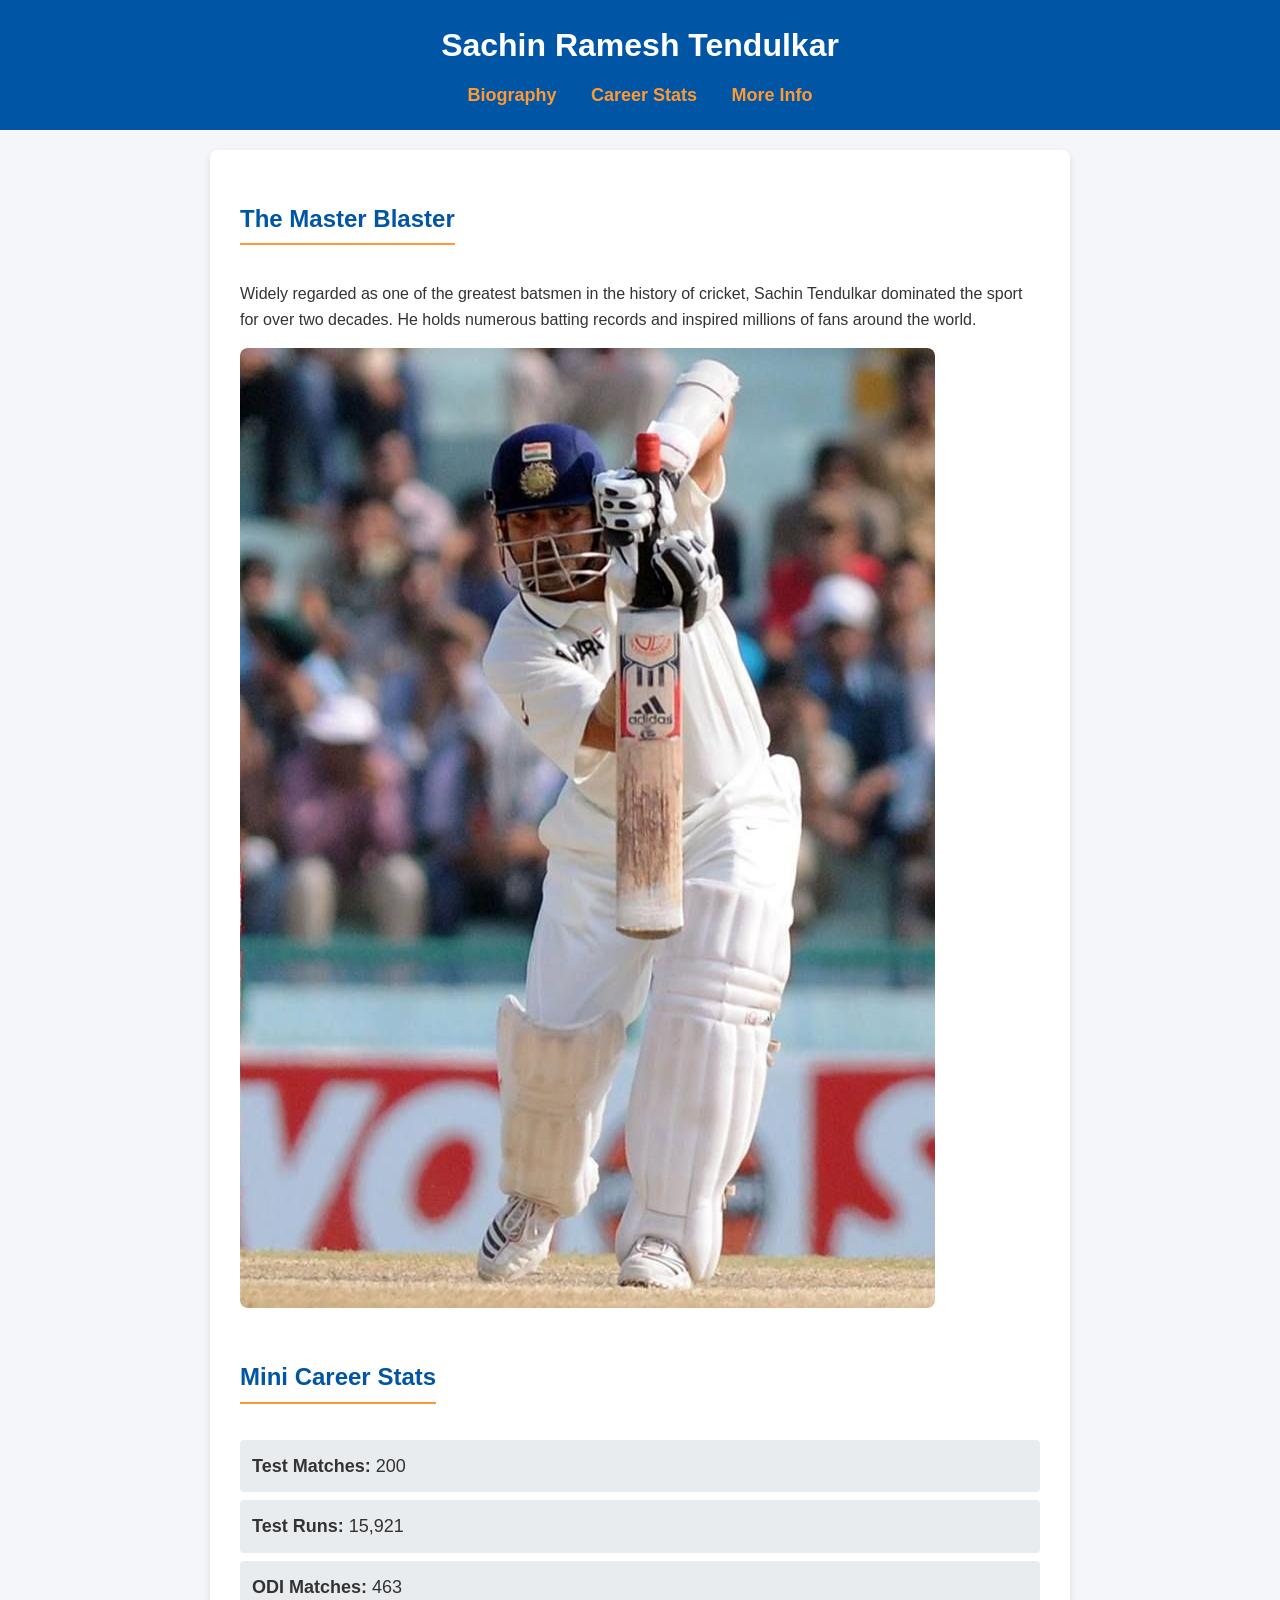
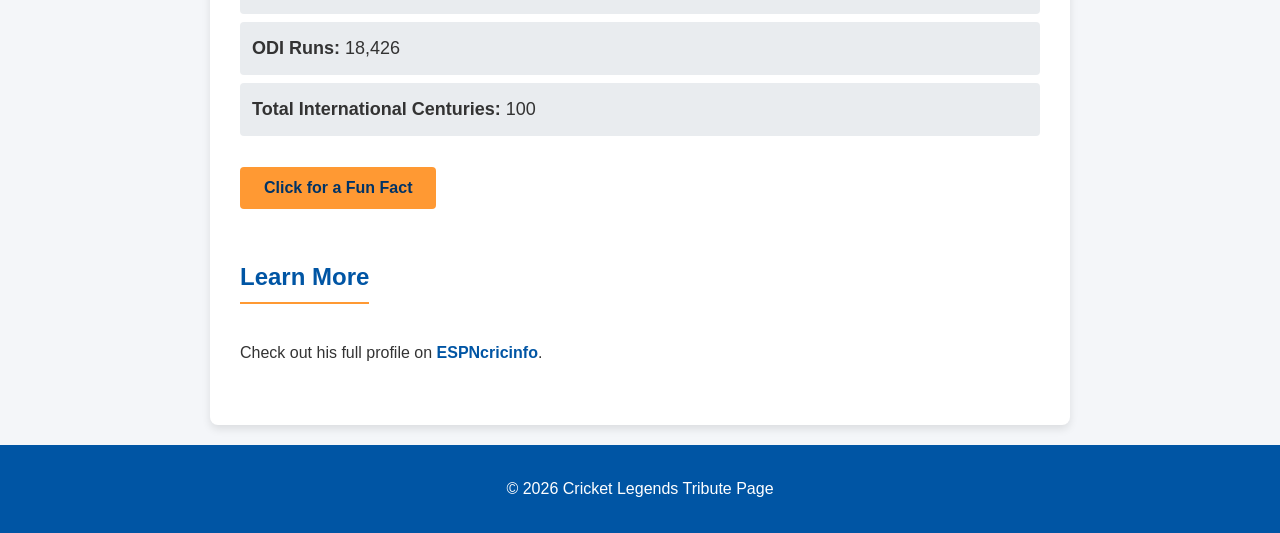
<file: Task-1/index.html>
<!DOCTYPE html>
<html lang="en">
<head>
    <meta charset="UTF-8">
    <meta name="viewport" content="width=device-width, initial-scale=1.0">
    <title>Sachin Tendulkar Stats</title>
    <link rel="stylesheet" href="style.css">
</head>
<body>
    <header>
        <h1>Sachin Ramesh Tendulkar</h1>
        <nav>
            <a href="#bio">Biography</a>
            <a href="#stats">Career Stats</a>
            <a href="#external">More Info</a>
        </nav>
    </header>

    <main>
        <section id="bio">
            <h2>The Master Blaster</h2>
            <p>Widely regarded as one of the greatest batsmen in the history of cricket, Sachin Tendulkar dominated the sport for over two decades. He holds numerous batting records and inspired millions of fans around the world.</p>
            <img src="sachin.jpg" alt="Sachin Tendulkar at a cricket clinic">
        </section>

        <section id="stats">
            <h2>Mini Career Stats</h2>
            <ul>
                <li><strong>Test Matches:</strong> 200</li>
                <li><strong>Test Runs:</strong> 15,921</li>
                <li><strong>ODI Matches:</strong> 463</li>
                <li><strong>ODI Runs:</strong> 18,426</li>
                <li><strong>Total International Centuries:</strong> 100</li>
            </ul>
            <button id="funFactBtn">Click for a Fun Fact</button>
        </section>
        
        <section id="external">
            <h2>Learn More</h2>
            <p>Check out his full profile on <a href="https://www.espncricinfo.com/cricketers/sachin-tendulkar-35320" target="_blank">ESPNcricinfo</a>.</p>
        </section>
    </main>

    <footer>
        <p>&copy; 2026 Cricket Legends Tribute Page</p>
    </footer>

    <script src="script.js"></script>
</body>
</html>
</file>
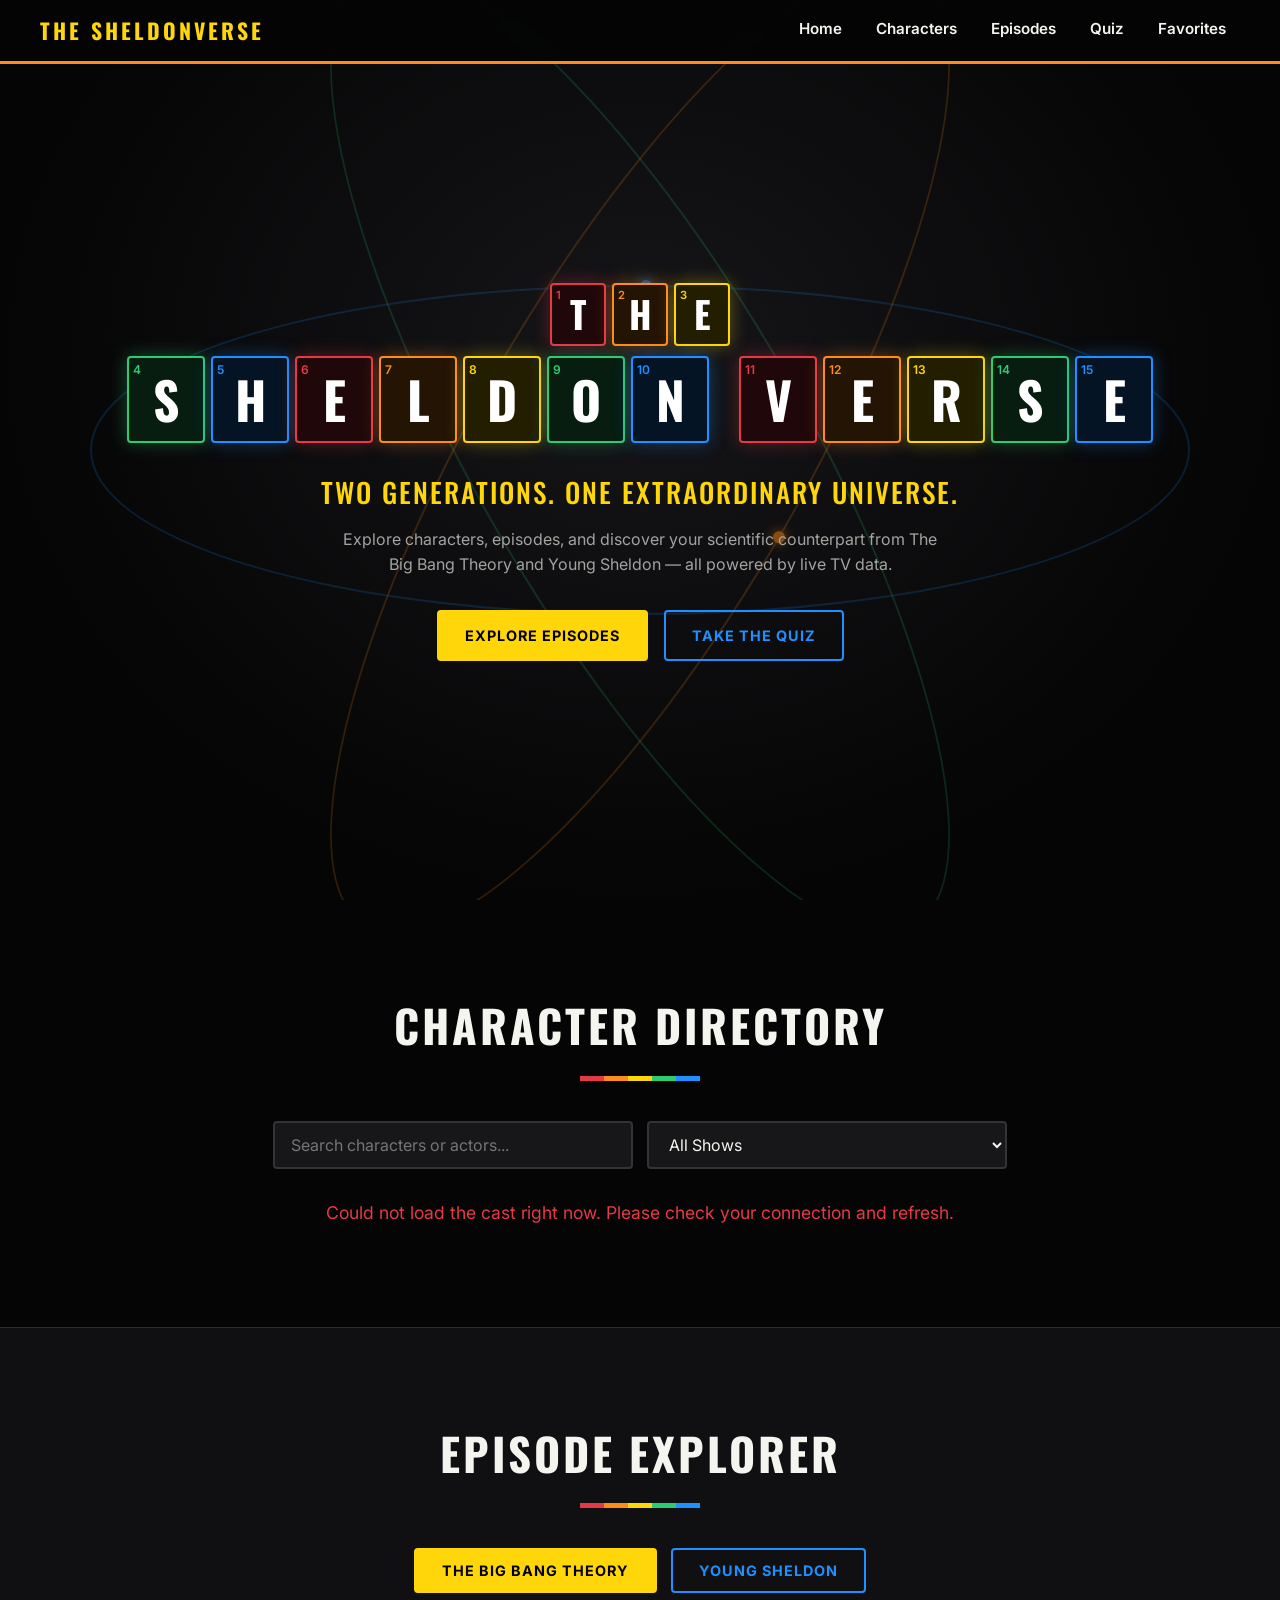
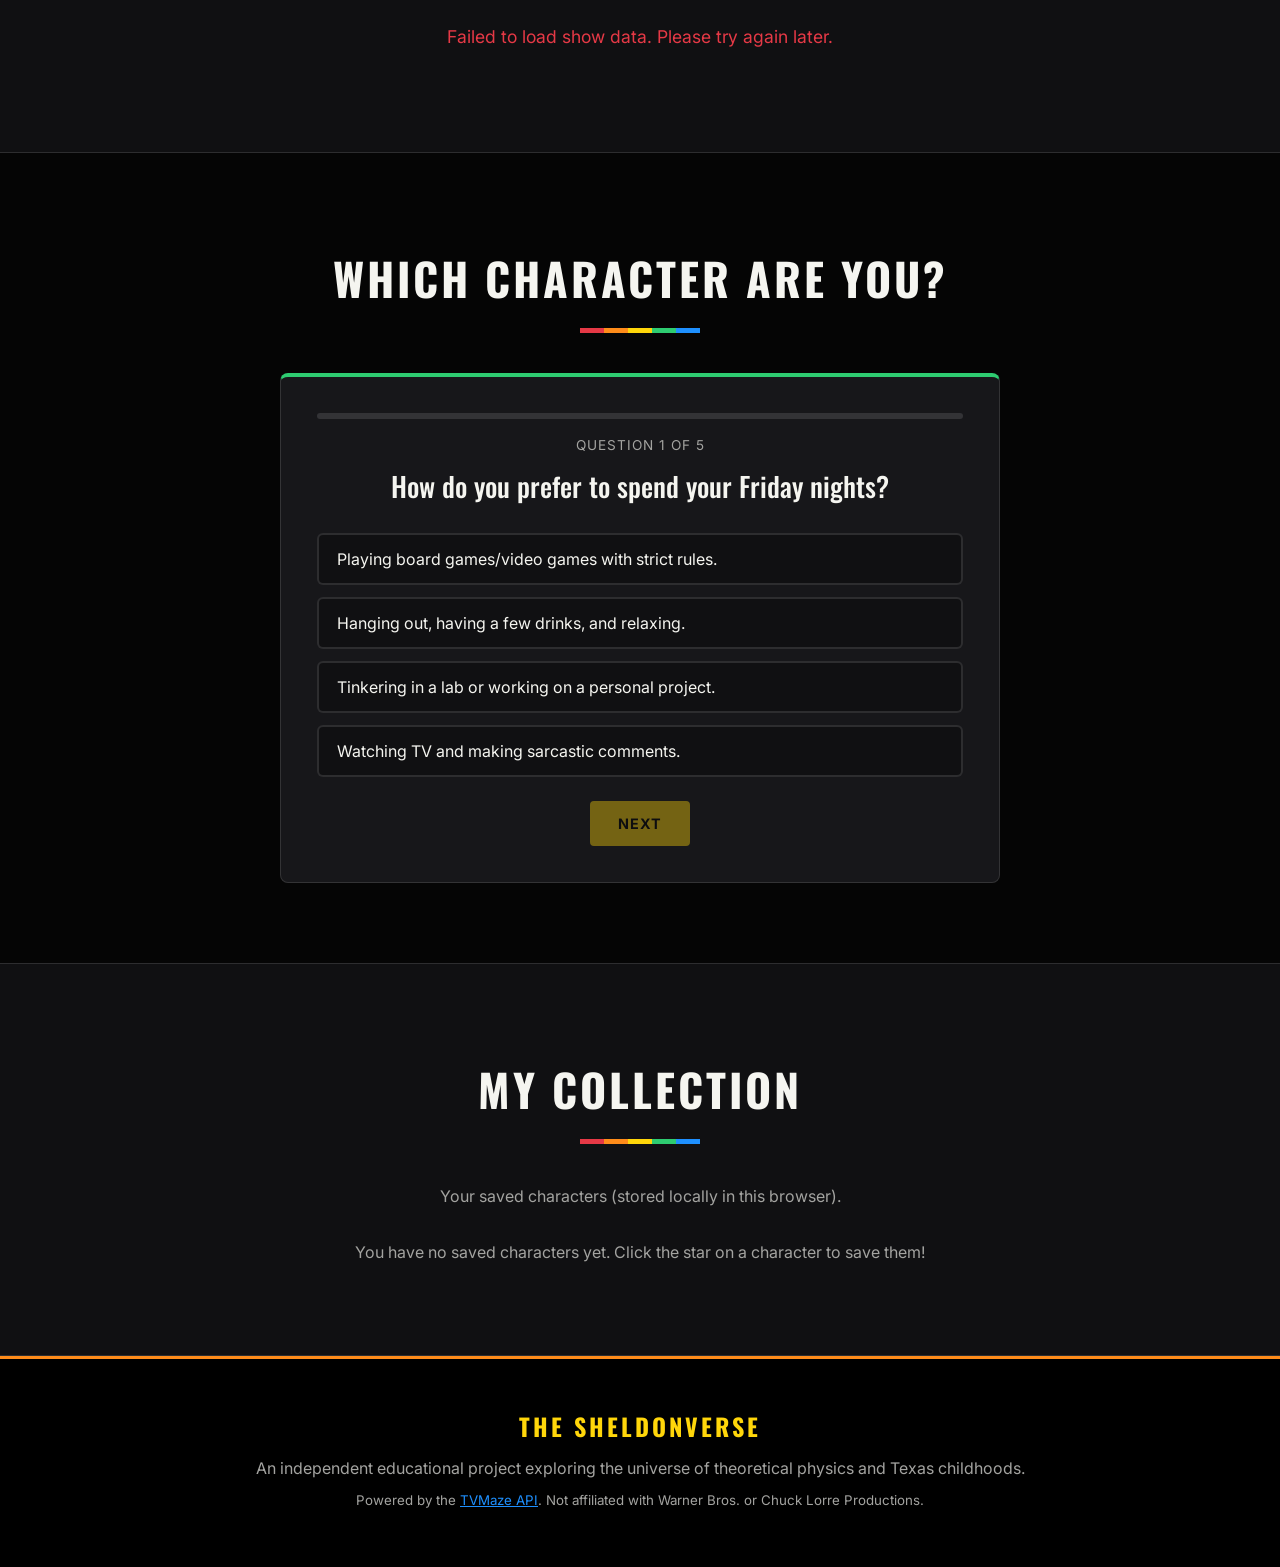
<file: Task-3/index.html>
<!DOCTYPE html>
<html lang="en">
<head>
  <meta charset="UTF-8">
  <meta name="viewport" content="width=device-width, initial-scale=1.0">
  <title>The Sheldonverse | Explore the Universe</title>
  <link rel="preconnect" href="https://fonts.googleapis.com">
  <link rel="preconnect" href="https://fonts.gstatic.com" crossorigin>
  <link href="https://fonts.googleapis.com/css2?family=Oswald:wght@500;700&family=Inter:wght@400;600&display=swap" rel="stylesheet">
  <link rel="stylesheet" href="css/style.css">
</head>
<body>
  <!-- Navigation -->
  <nav class="navbar">
    <div class="nav-brand">THE SHELDONVERSE</div>
    <button class="hamburger" id="hamburger" aria-label="Menu" aria-expanded="false">☰</button>
    <ul class="nav-links" id="nav-links">
      <li><a href="#hero">Home</a></li>
      <li><a href="#characters">Characters</a></li>
      <li><a href="#episodes">Episodes</a></li>
      <li><a href="#quiz">Quiz</a></li>
      <li><a href="#favorites">Favorites</a></li>
    </ul>
  </nav>

  <!-- Hero Section -->
  <header id="hero" class="hero-section">
    <div class="science-bg" aria-hidden="true">
      <span class="orbit o1"></span>
      <span class="orbit o2"></span>
      <span class="orbit o3"></span>
    </div>
    <div class="hero-content">
      <h1 class="visually-hidden">The Sheldonverse</h1>
      <div id="title-tiles" class="title-tiles" aria-hidden="true"></div>
      <h2>Two generations. One extraordinary universe.</h2>
      <p>Explore characters, episodes, and discover your scientific counterpart from The Big Bang Theory and Young Sheldon — all powered by live TV data.</p>
      <div class="hero-buttons">
        <a href="#episodes" class="btn btn-primary">Explore Episodes</a>
        <a href="#quiz" class="btn btn-secondary">Take the Quiz</a>
      </div>
    </div>
  </header>

  <!-- Character Explorer (TVMaze cast API) -->
  <section id="characters" class="section">
    <div class="container">
      <h2 class="section-title">Character Directory</h2>
      <div class="controls">
        <input type="text" id="char-search" placeholder="Search characters or actors..." aria-label="Search characters">
        <select id="char-filter" aria-label="Filter by show">
          <option value="all">All Shows</option>
          <option value="TBBT">The Big Bang Theory</option>
          <option value="YS">Young Sheldon</option>
        </select>
      </div>
      <div id="char-status" class="status-message">Loading cast...</div>
      <div class="grid" id="character-grid">
        <!-- Rendered via JS from the cast API -->
      </div>
    </div>
  </section>

  <!-- Episode Explorer (TVMaze API) -->
  <section id="episodes" class="section bg-alt">
    <div class="container">
      <h2 class="section-title">Episode Explorer</h2>
      <div class="show-selector">
        <button class="btn btn-primary show-btn active" data-show="The Big Bang Theory">The Big Bang Theory</button>
        <button class="btn btn-secondary show-btn" data-show="Young Sheldon">Young Sheldon</button>
      </div>

      <div id="show-info" class="show-info-card glass-card hidden">
        <!-- Show Details rendered here -->
      </div>

      <div class="controls hidden" id="episode-controls">
        <input type="text" id="ep-search" placeholder="Search episodes..." aria-label="Search episodes">
        <select id="season-filter" aria-label="Filter by season">
          <option value="all">All Seasons</option>
        </select>
      </div>

      <div id="api-status" class="status-message">Loading show data...</div>

      <div class="grid" id="episode-grid">
        <!-- Episodes rendered here -->
      </div>
    </div>
  </section>

  <!-- Interactive Quiz -->
  <section id="quiz" class="section">
    <div class="container">
      <h2 class="section-title">Which Character Are You?</h2>
      <div class="quiz-container glass-card" id="quiz-container">
        <div class="progress-track"><div id="quiz-progress" class="progress-bar"></div></div>
        <p id="quiz-step" class="quiz-step"></p>
        <h3 id="question-text" class="question-text">Loading question...</h3>
        <div id="answer-options" class="answer-grid">
          <!-- Options rendered here -->
        </div>
        <div class="quiz-actions">
          <button id="next-btn" class="btn btn-primary hidden" disabled>Next</button>
        </div>
      </div>
      <div id="quiz-result" class="quiz-result hidden glass-card">
        <img id="result-img" class="result-img hidden" alt="">
        <h3 class="result-heading">You are: <span id="result-name" class="result-name"></span></h3>
        <p id="result-desc"></p>
        <button id="restart-btn" class="btn btn-secondary mt-2">Restart Quiz</button>
      </div>
    </div>
  </section>

  <!-- Favorites Collection -->
  <section id="favorites" class="section bg-alt">
    <div class="container">
      <h2 class="section-title">My Collection</h2>
      <p class="text-center mb-2 muted">Your saved characters (stored locally in this browser).</p>
      <div class="grid" id="favorites-grid">
        <!-- Favorites rendered here -->
      </div>
    </div>
  </section>

  <!-- Footer -->
  <footer class="footer">
    <div class="container text-center">
      <h2>THE SHELDONVERSE</h2>
      <p>An independent educational project exploring the universe of theoretical physics and Texas childhoods.</p>
      <p><small>Powered by the <a href="https://www.tvmaze.com/api" target="_blank" rel="noopener" class="footer-link">TVMaze API</a>. Not affiliated with Warner Bros. or Chuck Lorre Productions.</small></p>
    </div>
  </footer>

  <!-- Scripts -->
  <script type="module" src="js/script.js"></script>
</body>
</html>
</file>
<file: Task-1/style.css>
body {
    font-family: Arial, sans-serif;
    margin: 0;
    padding: 0;
    background-color: #f4f6f9;
    color: #333333;
    line-height: 1.6;
}

header {
    background-color: #0055a4;
    color: white;
    padding: 20px 0;
    text-align: center;
}

header h1 {
    margin: 0 0 10px 0;
    font-size: 32px;
}

nav a {
    color: #ff9933;
    text-decoration: none;
    margin: 0 15px;
    font-size: 18px;
    font-weight: bold;
}

nav a:hover {
    text-decoration: underline;
    color: white;
}

main {
    max-width: 800px;
    margin: 20px auto;
    padding: 30px;
    background-color: white;
    border-radius: 8px;
    box-shadow: 0 4px 8px rgba(0,0,0,0.1);
}

section {
    margin-bottom: 30px;
}

h2 {
    color: #0055a4;
    border-bottom: 2px solid #ff9933;
    padding-bottom: 5px;
    display: inline-block;
}

ul {
    list-style-type: none;
    padding: 0;
}

li {
    background-color: #e9ecef;
    margin: 8px 0;
    padding: 12px;
    border-radius: 4px;
    font-size: 18px;
}

img {
    max-width: 100%;
    height: auto;
    border-radius: 8px;
    margin-top: 15px;
    display: block;
}

a {
    color: #0055a4;
    font-weight: bold;
    text-decoration: none;
}

a:hover {
    text-decoration: underline;
}

button {
    background-color: #ff9933;
    color: #003366;
    border: none;
    padding: 12px 24px;
    font-size: 16px;
    font-weight: bold;
    border-radius: 4px;
    cursor: pointer;
    margin-top: 15px;
}

button:hover {
    background-color: #e68a00;
    color: white;
}

footer {
    text-align: center;
    background-color: #0055a4;
    color: white;
    padding: 15px 0;
    margin-top: 20px;
}
</file>
<file: Task-3/css/style.css>
/* ==========================================================
   THE SHELDONVERSE — periodic-table-inspired theme
   Black stage, element-tile headings, bright science colours.
   ========================================================== */

:root {
  --bg: #050505;
  --panel: #101012;
  --panel-2: #17171a;
  --text: #f5f5f0;
  --muted: #a3a3a0;

  --red: #e63946;
  --orange: #ff8c1a;
  --yellow: #ffd60a;
  --green: #2ecc71;
  --blue: #1e90ff;

  --border: rgba(255, 255, 255, 0.12);
  --font-display: 'Oswald', Impact, 'Arial Narrow Bold', sans-serif;
  --font-base: 'Inter', 'Segoe UI', system-ui, sans-serif;
  --nav-h: 64px;
  --transition: all 0.25s ease;
}

/* Reset & Base */
* { box-sizing: border-box; margin: 0; padding: 0; }
html { scroll-behavior: smooth; scroll-padding-top: var(--nav-h); }
body {
  background: var(--bg);
  color: var(--text);
  font-family: var(--font-base);
  line-height: 1.6;
  overflow-x: hidden;
}
a { text-decoration: none; color: inherit; }
img { max-width: 100%; display: block; }
.visually-hidden {
  position: absolute; width: 1px; height: 1px; overflow: hidden;
  clip: rect(0 0 0 0); white-space: nowrap;
}

/* Layout & Typography */
.container { max-width: 1200px; margin: 0 auto; padding: 0 20px; }
.section { padding: 90px 0 80px; }
.bg-alt { background: var(--panel); border-block: 1px solid var(--border); }
.section-title {
  font-family: var(--font-display);
  text-align: center;
  font-size: clamp(1.9rem, 5vw, 2.8rem);
  margin-bottom: 40px;
  color: var(--text);
  text-transform: uppercase;
  letter-spacing: 3px;
}
.section-title::after {
  content: '';
  display: block;
  width: 120px; height: 5px; margin: 14px auto 0;
  background: linear-gradient(90deg, var(--red) 0 20%, var(--orange) 20% 40%, var(--yellow) 40% 60%, var(--green) 60% 80%, var(--blue) 80% 100%);
}
.text-center { text-align: center; }
.muted { color: var(--muted); }
.mb-2 { margin-bottom: 20px; }
.mt-2 { margin-top: 20px; }
.hidden { display: none !important; }

/* Navigation */
.navbar {
  position: fixed; top: 0; left: 0; right: 0;
  height: var(--nav-h);
  background: rgba(5, 5, 5, 0.92);
  backdrop-filter: blur(10px);
  display: flex; justify-content: space-between; align-items: center;
  padding: 0 clamp(16px, 4vw, 40px); z-index: 1000;
  border-bottom: 3px solid var(--orange);
}
.nav-brand {
  font-family: var(--font-display);
  font-size: 1.35rem; font-weight: 700; letter-spacing: 3px;
  color: var(--yellow);
}
.nav-links { list-style: none; display: flex; gap: 6px; }
.nav-links a {
  display: block; padding: 8px 14px; border-radius: 4px;
  font-weight: 600; font-size: 0.95rem; color: var(--text);
  border-bottom: 2px solid transparent;
}
.nav-links a:hover { color: var(--yellow); border-bottom-color: var(--yellow); }
.hamburger {
  display: none; background: none; border: 2px solid var(--border);
  border-radius: 6px; color: var(--text); font-size: 1.4rem;
  width: 44px; height: 40px; cursor: pointer;
}

/* Hero */
.hero-section {
  min-height: 100vh;
  padding: calc(var(--nav-h) + 40px) 20px 60px;
  display: flex; align-items: center; justify-content: center;
  text-align: center; position: relative; overflow: hidden;
  background: radial-gradient(ellipse at 50% 40%, #16161a 0%, var(--bg) 70%);
}
.hero-content { position: relative; z-index: 2; max-width: 860px; width: 100%; }
.hero-content h2 {
  font-family: var(--font-display); font-weight: 500;
  font-size: clamp(1.1rem, 3vw, 1.7rem);
  letter-spacing: 2px; text-transform: uppercase;
  color: var(--yellow); margin: 28px 0 12px;
}
.hero-content p { color: var(--muted); max-width: 620px; margin: 0 auto; }
.hero-buttons { margin-top: 32px; display: flex; gap: 16px; justify-content: center; flex-wrap: wrap; }

/* Periodic-table title tiles */
.title-tiles { display: flex; flex-direction: column; align-items: center; gap: 10px; }
.tile-row { display: flex; gap: clamp(14px, 3vw, 30px); justify-content: center; }
.tile-word { display: flex; gap: clamp(3px, 0.6vw, 6px); }
.tile {
  --size: clamp(26px, 6.6vw, 78px);
  position: relative;
  width: var(--size); height: calc(var(--size) * 1.12);
  display: flex; align-items: center; justify-content: center;
  border: 2px solid var(--c);
  background: color-mix(in srgb, var(--c) 14%, #000);
  color: var(--c);
  border-radius: 4px;
  box-shadow: 0 0 18px color-mix(in srgb, var(--c) 35%, transparent);
}
.tile b {
  font-family: var(--font-display); font-weight: 700;
  font-size: calc(var(--size) * 0.66); line-height: 1; color: #fff;
}
.tile small {
  position: absolute; top: 2px; left: 4px;
  font-size: clamp(5px, calc(var(--size) * 0.2), 12px); font-weight: 600; color: var(--c);
}
.tile-row-small .tile { --size: clamp(22px, 5vw, 56px); }

/* Atom background */
.science-bg { position: absolute; inset: 0; z-index: 1; pointer-events: none; opacity: 0.5; }
.orbit {
  position: absolute; top: 50%; left: 50%;
  border: 2px solid; border-radius: 50%;
  width: min(120vw, 1100px); height: min(36vw, 330px);
  translate: -50% -50%;
}
.orbit::after {
  content: ''; position: absolute; top: -7px; left: 50%;
  width: 12px; height: 12px; border-radius: 50%; background: currentColor;
  box-shadow: 0 0 12px currentColor;
}
.o1 { color: var(--blue);   border-color: color-mix(in srgb, var(--blue) 35%, transparent);   rotate: 0deg;   animation: spin1 26s linear infinite; }
.o2 { color: var(--green);  border-color: color-mix(in srgb, var(--green) 35%, transparent);  rotate: 60deg;  animation: spin2 32s linear infinite; }
.o3 { color: var(--orange); border-color: color-mix(in srgb, var(--orange) 35%, transparent); rotate: 120deg; animation: spin3 38s linear infinite; }
@keyframes spin1 { to { rotate: 360deg; } }
@keyframes spin2 { from { rotate: 60deg; }  to { rotate: 420deg; } }
@keyframes spin3 { from { rotate: 120deg; } to { rotate: 480deg; } }
@media (prefers-reduced-motion: reduce) { .orbit { animation: none; } }

/* Buttons & Inputs */
.btn {
  padding: 12px 26px; border-radius: 4px; font-weight: 700;
  font-family: var(--font-base); font-size: 0.9rem; letter-spacing: 1px;
  cursor: pointer; transition: var(--transition); text-transform: uppercase;
  border: 2px solid transparent; display: inline-block; text-align: center;
}
.btn-primary { background: var(--yellow); color: #000; border-color: var(--yellow); }
.btn-primary:hover:not(:disabled) { background: var(--orange); border-color: var(--orange); box-shadow: 0 0 18px rgba(255, 140, 26, 0.5); }
.btn-secondary { background: transparent; border-color: var(--blue); color: var(--blue); }
.btn-secondary:hover { background: var(--blue); color: #fff; }
.btn:disabled { opacity: 0.4; cursor: not-allowed; }

.controls { display: flex; gap: 14px; justify-content: center; margin-bottom: 30px; flex-wrap: wrap; }
input[type="text"], select {
  padding: 11px 16px; border-radius: 4px;
  background: var(--panel-2); border: 2px solid var(--border);
  color: var(--text); font-family: var(--font-base); font-size: 1rem; outline: none;
  min-width: 220px; flex: 1 1 220px; max-width: 360px;
}
select option { background: var(--panel-2); color: var(--text); }
input[type="text"]:focus, select:focus { border-color: var(--yellow); }

.show-selector { display: flex; justify-content: center; gap: 14px; flex-wrap: wrap; margin-bottom: 30px; }

/* Cards & Grids */
.glass-card {
  background: var(--panel-2); border: 1px solid var(--border);
  border-top: 4px solid var(--c, var(--orange));
  border-radius: 8px; padding: 0; overflow: hidden;
  transition: var(--transition);
}
.glass-card:hover { transform: translateY(-4px); box-shadow: 0 10px 28px rgba(0, 0, 0, 0.6); border-color: var(--yellow); }
.grid {
  display: grid; gap: 24px;
  grid-template-columns: repeat(auto-fill, minmax(min(100%, 250px), 1fr));
  align-items: stretch;
}
.grid > .empty-note { grid-column: 1 / -1; }
.empty-note { text-align: center; color: var(--muted); padding: 10px 0; }

.char-card, .ep-card { display: flex; flex-direction: column; height: 100%; }
.char-card:nth-child(5n+1), .ep-card:nth-child(5n+1) { --c: var(--red); }
.char-card:nth-child(5n+2), .ep-card:nth-child(5n+2) { --c: var(--orange); }
.char-card:nth-child(5n+3), .ep-card:nth-child(5n+3) { --c: var(--yellow); }
.char-card:nth-child(5n+4), .ep-card:nth-child(5n+4) { --c: var(--green); }
.char-card:nth-child(5n+5), .ep-card:nth-child(5n+5) { --c: var(--blue); }

.card-media { position: relative; aspect-ratio: 3 / 4; background: #0a0a0a; }
.ep-media { aspect-ratio: 16 / 9; }
.card-img { width: 100%; height: 100%; object-fit: cover; object-position: top center; }
.card-body { padding: 16px 18px 20px; display: flex; flex-direction: column; gap: 4px; flex: 1; }
.card-title { font-family: var(--font-display); font-size: 1.2rem; font-weight: 500; letter-spacing: 0.5px; color: var(--yellow); line-height: 1.25; }
.card-subtitle { font-size: 0.85rem; color: var(--muted); margin-bottom: 6px; }
.card-text { font-size: 0.92rem; color: var(--text); opacity: 0.9; }

.fav-btn {
  position: absolute; top: 10px; right: 10px;
  width: 40px; height: 40px; border-radius: 50%;
  background: rgba(0, 0, 0, 0.7); border: 2px solid var(--border);
  font-size: 1.25rem; line-height: 1; cursor: pointer;
  color: var(--muted); transition: var(--transition);
  display: flex; align-items: center; justify-content: center;
}
.fav-btn:hover { color: var(--yellow); border-color: var(--yellow); }
.fav-btn.active { color: #000; background: var(--yellow); border-color: var(--yellow); }

/* Status */
.status-message { text-align: center; color: var(--yellow); font-size: 1.1rem; margin: 20px 0; }
.status-message.error { color: var(--red); }

/* Show Info */
.show-info-card {
  display: flex; gap: 28px; align-items: flex-start;
  padding: 24px; margin-bottom: 30px; --c: var(--blue);
}
.show-info-card:hover { transform: none; }
.show-poster { width: 200px; flex-shrink: 0; border-radius: 6px; }
.show-info-text { min-width: 0; }
.show-info-text h3 { font-family: var(--font-display); font-weight: 700; letter-spacing: 1px; color: var(--yellow); font-size: 2rem; margin-bottom: 8px; }
.show-info-text .meta { color: var(--muted); font-size: 0.92rem; margin-bottom: 6px; }
.show-info-text p { margin-bottom: 10px; }

/* Quiz */
.quiz-container, .quiz-result { max-width: 720px; margin: 0 auto; padding: 36px; --c: var(--green); }
.quiz-container:hover, .quiz-result:hover { transform: none; }
.progress-track { height: 6px; background: var(--border); border-radius: 3px; margin-bottom: 16px; overflow: hidden; }
.progress-bar { height: 100%; background: linear-gradient(90deg, var(--green), var(--yellow)); width: 0%; transition: width 0.3s; }
.quiz-step { text-align: center; color: var(--muted); font-size: 0.85rem; letter-spacing: 1px; text-transform: uppercase; margin-bottom: 8px; }
.question-text { font-family: var(--font-display); font-weight: 500; font-size: clamp(1.3rem, 3.5vw, 1.7rem); margin-bottom: 24px; text-align: center; }
.answer-grid { display: grid; grid-template-columns: 1fr; gap: 12px; }
.answer-btn {
  background: var(--panel); border: 2px solid var(--border);
  padding: 14px 18px; color: var(--text); font-family: var(--font-base); font-size: 1rem;
  cursor: pointer; border-radius: 6px; transition: var(--transition); text-align: left;
}
.answer-btn:hover { border-color: var(--orange); background: rgba(255, 140, 26, 0.08); }
.answer-btn.selected { background: var(--yellow); border-color: var(--yellow); color: #000; font-weight: 600; }
.quiz-actions { display: flex; justify-content: center; margin-top: 24px; }

.quiz-result { text-align: center; --c: var(--yellow); }
.result-img { width: 180px; aspect-ratio: 3 / 4; object-fit: cover; object-position: top; margin: 0 auto 18px; border-radius: 8px; border: 3px solid var(--yellow); }
.result-heading { font-family: var(--font-display); font-weight: 500; font-size: 1.5rem; margin-bottom: 10px; }
.result-name { color: var(--yellow); font-weight: 700; }

/* Footer */
.footer { background: #000; padding: 48px 20px; border-top: 3px solid var(--orange); }
.footer h2 { font-family: var(--font-display); letter-spacing: 3px; color: var(--yellow); margin-bottom: 10px; }
.footer p { color: var(--muted); margin-bottom: 6px; }
.footer-link { color: var(--blue); text-decoration: underline; }

/* Responsive */
@media (max-width: 768px) {
  :root { --nav-h: 58px; }
  .nav-brand { font-size: 1.1rem; letter-spacing: 2px; }
  .hamburger { display: block; }
  .nav-links {
    position: absolute; top: 100%; left: 0; right: 0;
    background: var(--panel); flex-direction: column; gap: 0;
    display: none; border-bottom: 3px solid var(--orange);
  }
  .nav-links.active { display: flex; }
  .nav-links li { border-top: 1px solid var(--border); }
  .nav-links a { text-align: center; padding: 16px 0; border-radius: 0; }
  .section { padding: 70px 0 60px; }
  .hero-buttons .btn { flex: 1 1 100%; }
  .show-selector .btn { flex: 1 1 100%; }
  .show-info-card { flex-direction: column; align-items: center; text-align: center; padding: 20px; }
  .show-poster { width: 160px; }
  .quiz-container, .quiz-result { padding: 22px; }
  input[type="text"], select { max-width: none; }
  .grid { grid-template-columns: repeat(auto-fill, minmax(min(100%, 200px), 1fr)); gap: 16px; }
}
</file>
